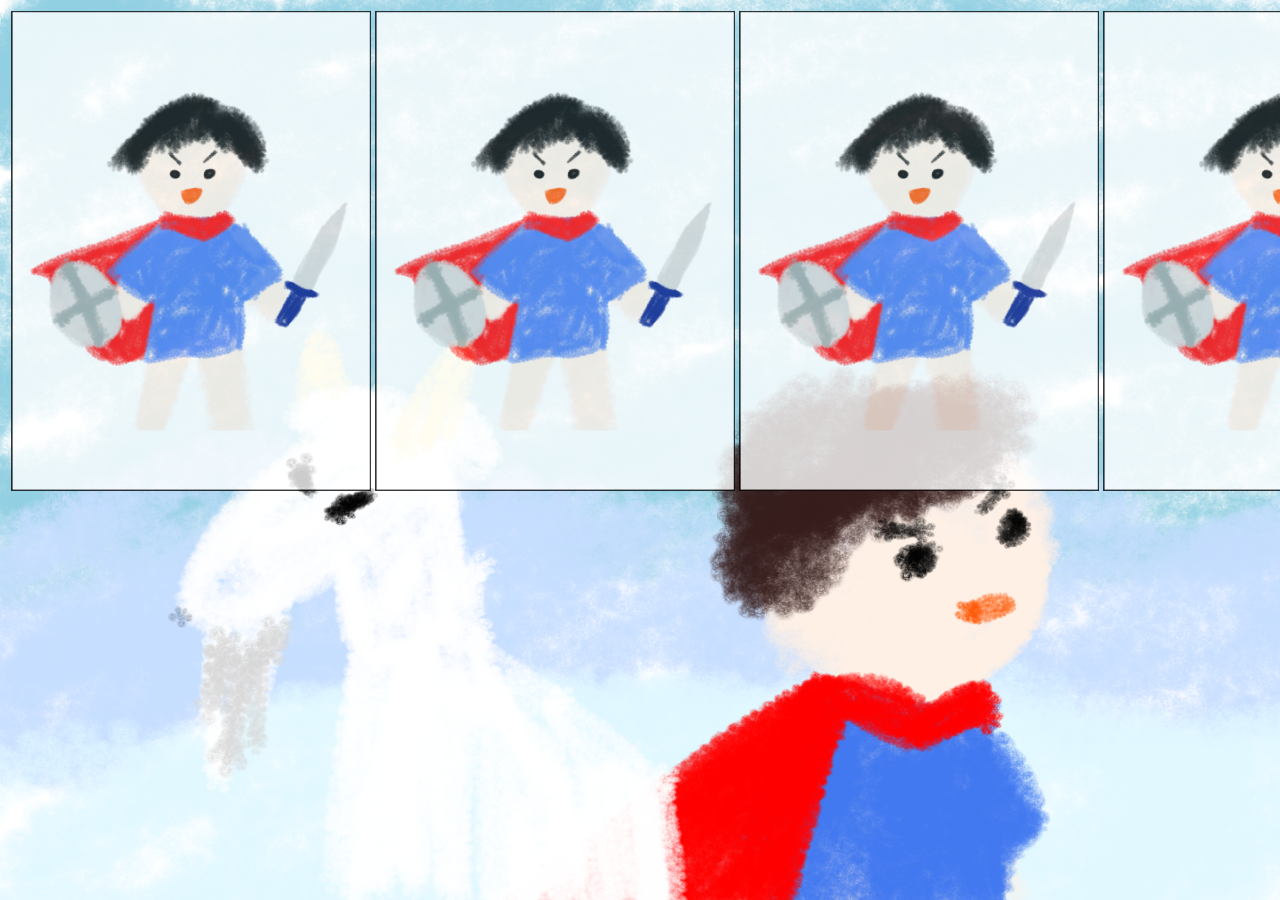
<file: hero_game3.html>
<!DOCTYPE html>
<html lang="en">
<head>
    <meta charset="UTF-8">
    <meta http-equiv="X-UA-Compatible" content="IE=edge">
    <meta name="viewport" content="width=device-width, initial-scale=1.0">
    <title>無禮的人類!!</title>
    <link rel="stylesheet" type="text/css" href="hero_game3.css">
</head>
<body>
    <table>
    <tr>
        <th><img src="cardcover.png" alt="nothingness" class="card" id="card1" onclick="change1()" name="darcy"></th>
        <th><img src="cardcover.png" alt="nothingness" class="card" id="card2" onclick="change2()" name="goat"></th>
        <th><img src="cardcover.png" alt="nothingness" class="card" id="card3" onclick="change3()" name="black"></th>
        <th><img src="cardcover.png" alt="nothingness" class="card" id="card4" onclick="change4()" name="haha"></th>
    </tr>

</table>   <!--table:表格,tr:橫行,th同行不同格子-->
    
    <script src="hero_game3.js"></script>
    <script>alert("山羊國古老傳說中，山崖深處有一隻三眼獸喜歡吃山羊，因此據說山崖下面遍地頭顱遺骸，並且還有許多羊糞，因此山羊都畏懼那個地方。\n不過勇者對此傳說全然不信，他嘲笑山羊國的故事只是無稽之談，此舉令山羊王更是憤怒。")</script>
</body>
</html>
</file>
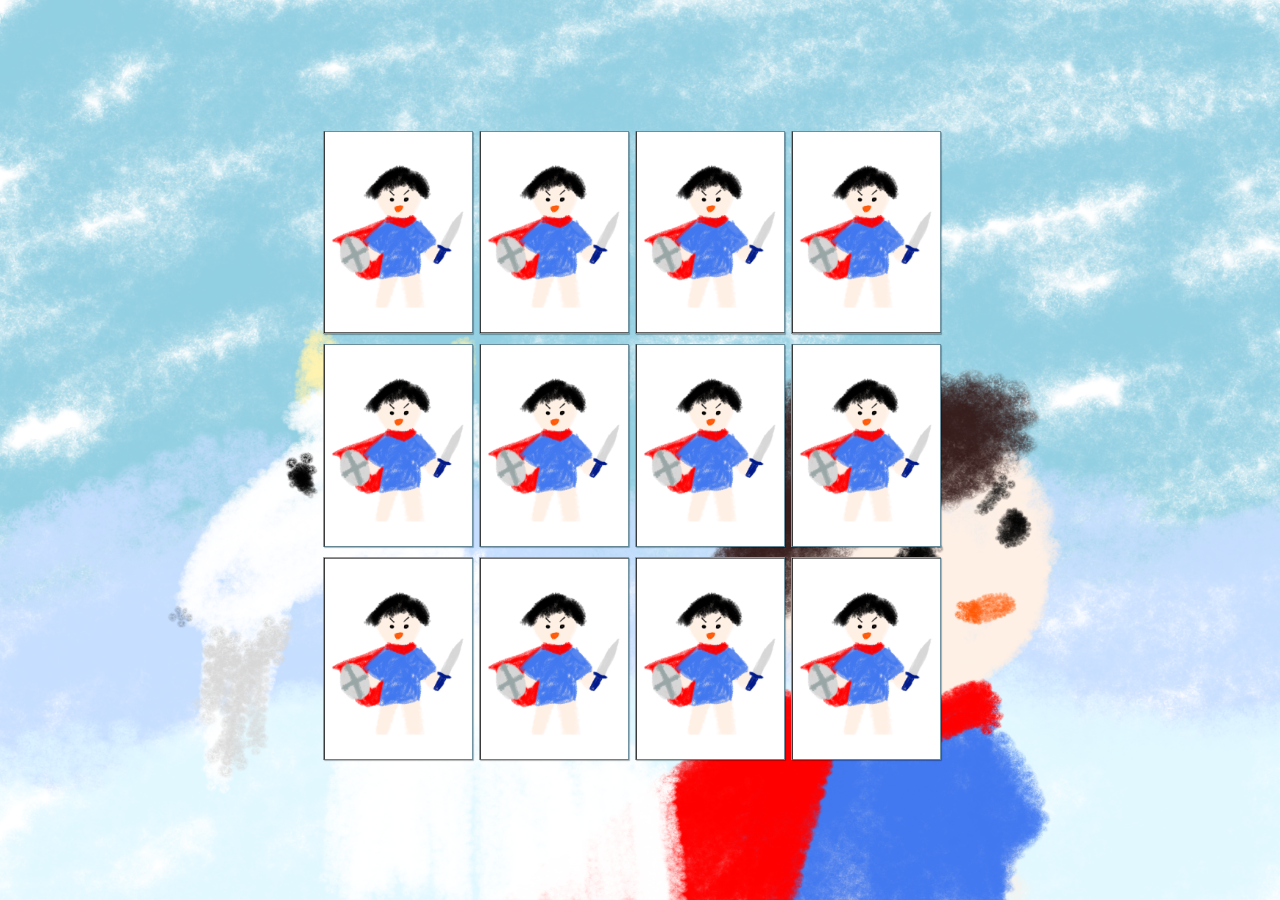
<file: hero_game33.html>
<!DOCTYPE html>
<html lang="en">
<head>
    <meta charset="UTF-8">
    <meta http-equiv="X-UA-Compatible" content="IE=edge">
    <meta name="viewport" content="width=device-width, initial-scale=1.0">
    <title>無禮的人類!</title>
    <link rel="stylesheet" type="text/css" href="hero_game33.css">
</head>
<body>
    
    <body>
        <section class="memory-game">
          <div class="memory-card" data-framework="darcy">
            <img class="front-face" src="darcy.png" alt="" />
            <img class="back-face" src="cardcover.png" alt="" />
          </div>
    
          <div class="memory-card" data-framework="darcy">
            <img class="front-face" src="darcy.png" alt="" />
            <img class="back-face" src="cardcover.png" alt="" />
          </div>
    
          <div class="memory-card" data-framework="goat">
            <img class="front-face" src="goat.png" alt="" />
            <img class="back-face" src="cardcover.png" alt="" />
          </div>
    
          <div class="memory-card" data-framework="goat">
            <img class="front-face" src="goat.png" alt="" />
            <img class="back-face" src="cardcover.png" alt="" />
          </div>
    
          <div class="memory-card" data-framework="cross">
            <img class="front-face" src="cross.png" alt="" />
            <img class="back-face" src="cardcover.png" alt="" />
          </div>
    
          <div class="memory-card" data-framework="cross">
            <img class="front-face" src="cross.png" alt="" />
            <img class="back-face" src="cardcover.png" alt="" />
          </div>
    
          <div class="memory-card" data-framework="black">
            <img class="front-face" src="black.png" alt="" />
            <img class="back-face" src="cardcover.png" alt="" />
          </div>
    
          <div class="memory-card" data-framework="black">
            <img class="front-face" src="black.png" alt="" />
            <img class="back-face" src="cardcover.png" alt="" />
          </div>
    
          <div class="memory-card" data-framework="rabbit">
            <img class="front-face" src="rabbit.png" alt="" />
            <img class="back-face" src="cardcover.png" alt="" />
          </div>
    
          <div class="memory-card" data-framework="rabbit">
            <img class="front-face" src="rabbit.png" alt="" />
            <img class="back-face" src="cardcover.png" alt="" />
          </div>
    
          <div class="memory-card" data-framework="haha">
            <img class="front-face" src="haha.png" alt="" />
            <img class="back-face" src="cardcover.png" alt="" />
          </div>
    
          <div class="memory-card" data-framework="haha">
            <img class="front-face" src="haha.png" alt="" />
            <img class="back-face" src="cardcover.png" alt="" />
          </div>
        </section>
        <script src="hero_game33.js"></script>
    <script>alert("山羊向你發起挑戰!");</script>   <!--table:表格,tr:橫行,th同行不同格子-->
</body>
</html>
</file>
<file: hero_game3.css>
img{
    width: 320x;
    height: 480px;
    opacity:0.8;
}table{
    margin-left:auto; 
    margin-right:auto;
}body{
    background-image: url("v.s.goat.png");
    background-repeat: no-repeat;
    background-attachment: fixed;
    background-position: center;
    background-size: 100% 100%;
}
</file>
<file: hero_game33.css>
body{
    background-image: url("v.s.goat.png");
    background-repeat: no-repeat;
    background-attachment: fixed;
    background-position: center;
    background-size: 100% 100%;
}* {
    padding: 0;
    margin: 0;
    -webkit-box-sizing: border-box;
    box-sizing: border-box;
  }
  
  body {
    height: 100vh;
    display: -webkit-box;
    display: -ms-flexbox;
    display: flex;
    -webkit-box-orient: vertical;
    -webkit-box-direction: normal;
    -ms-flex-direction: column;
    flex-direction: column;
    -webkit-box-pack: center;
    -ms-flex-pack: center;
    justify-content: center;
    -webkit-box-align: center;
    -ms-flex-align: center;
    align-items: center;
  }
  
  h1 {
    color: #009688;
    padding: 1em 0;
  }
  
  .memory-game {
    width: 640px;
    height: 640px;
    margin: 5px 5px;
    display: -webkit-box;
    display: -ms-flexbox;
    display: flex;
    -ms-flex-wrap: wrap;
    flex-wrap: wrap;
    -webkit-perspective: 1000px;
    perspective: 1000px;
    margin-top: 0;
  }
  
  .memory-card {
    width: calc(25% - 10px);
    height: calc(33.333% - 10px);
    margin: 3px;
    position: relative;
    -webkit-box-shadow: 1px 1px 1px rgba(0, 0, 0, .3);
    box-shadow: 1px 1px 1px rgba(0, 0, 0, .3);
    -webkit-transform: scale(1);
    -ms-transform: scale(1);
    transform: scale(1);
    -webkit-transform-style: preserve-3d;
    transform-style: preserve-3d;
    -webkit-transition: -webkit-transform .5s;
    transition: -webkit-transform .5s;
    -o-transition: transform .5s;
    transition: transform .5s;
    transition: transform .5s, -webkit-transform .5s;
    border-radius: 1px;
    cursor: pointer;
  }
  
  .memory-card.flip {
    -webkit-transform: rotateY(180deg);
    transform: rotateY(180deg);
  }
  
  .front-face,
  .back-face {
    width: 100%;
    height: 100%;
    padding: .5px;
    position: absolute;
    border-radius: .5px;
    background: #63a9c6;
    -webkit-backface-visibility: hidden;
    backface-visibility: hidden;
  }
  
  .front-face {
    -webkit-transform: rotateY(180deg);
    transform: rotateY(180deg);
  }
</file>
